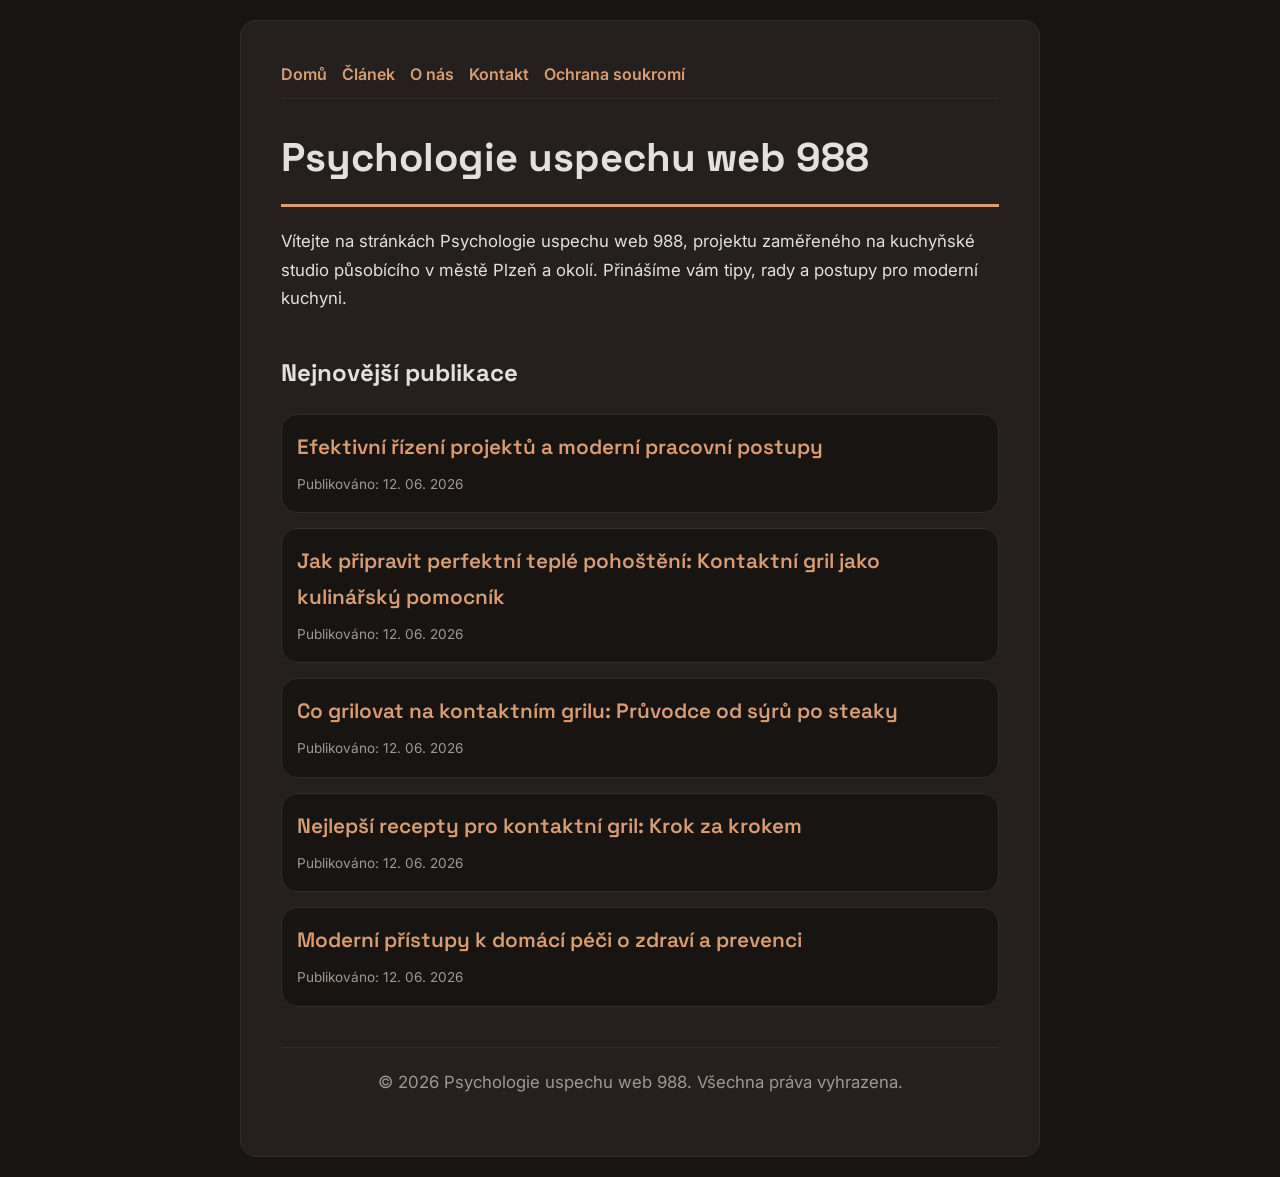
<file: index.html>
<!DOCTYPE html>
<html lang="cs">
<head>
    <meta charset="UTF-8">
    <meta name="viewport" content="width=device-width, initial-scale=1.0">
    <title>Psychologie uspechu web 988 | Kuchyňské studio - Plzeň</title>
    <meta name="description" content="Vítejte na stránkách Psychologie uspechu web 988, projektu zaměřeného na kuchyňské studio působícího v městě Plzeň a okolí. Přinášíme vám tipy, rady a postupy pro moderní kuchyni.">
    <meta name="geo.region" content="CZ" />
    <meta name="geo.placename" content="Plzeň" />
    <meta name="geo.position" content="49.7384;13.3736" />
    <meta name="ICBM" content="49.7384, 13.3736" />
    <link rel="stylesheet" href="style.css">
    <script type="application/ld+json">
{
  "@context": "https://schema.org",
  "@type": "LocalBusiness",
  "name": "Psychologie uspechu web 988",
  "url": "https://psychologie-uspechu-web-988.github.io",
  "telephone": "+420 377 555 321",
  "address": {
    "@type": "PostalAddress",
    "addressLocality": "Plzeň",
    "addressRegion": "Plzeňský",
    "postalCode": "301 00",
    "addressCountry": "CZ"
  },
  "geo": {
    "@type": "GeoCoordinates",
    "latitude": 49.7384,
    "longitude": 13.3736
  }
}
</script>
</head>
<body>
    
        <div class="container" style="max-width: 800px;">
            <nav style="display: flex; gap: 15px; margin-bottom: 25px; border-bottom: 1px solid var(--border-color); padding-bottom: 10px; overflow-x: auto; flex-wrap: wrap;">
            <a href="index.html">Domů</a>
            <a href="efektivni-rizeni-projektu-a-moderni-pracovni-postupy.html">Článek</a>
            <a href="about.html">O nás</a>
            <a href="contact.html">Kontakt</a>
            <a href="privacy.html">Ochrana soukromí</a>
        </nav>
            <h1>Psychologie uspechu web 988</h1>
            <p>Vítejte na stránkách Psychologie uspechu web 988, projektu zaměřeného na kuchyňské studio působícího v městě Plzeň a okolí. Přinášíme vám tipy, rady a postupy pro moderní kuchyni.</p>
            <h2 style="margin-top: 40px;">Nejnovější publikace</h2>
            <ul style="list-style-type: none; padding-left: 0;">
                <li style="background: var(--bg-color); padding: 15px; border-radius: var(--border-radius); border: 1px solid var(--border-color); margin-bottom: 15px;">
                <h3 style="margin-bottom: 5px; font-size: 1.3rem;"><a href="efektivni-rizeni-projektu-a-moderni-pracovni-postupy.html">Efektivní řízení projektů a moderní pracovní postupy</a></h3>
                <span style="font-size:0.85rem; color: var(--muted-text)">Publikováno: 12. 06. 2026</span>
            </li>
<li style="background: var(--bg-color); padding: 15px; border-radius: var(--border-radius); border: 1px solid var(--border-color); margin-bottom: 15px;">
                <h3 style="margin-bottom: 5px; font-size: 1.3rem;"><a href="jak-pripravit-perfektni-teple-pohosteni-kontaktni-gril-jako-kulinarsky-pomocnik.html">Jak připravit perfektní teplé pohoštění: Kontaktní gril jako kulinářský pomocník</a></h3>
                <span style="font-size:0.85rem; color: var(--muted-text)">Publikováno: 12. 06. 2026</span>
            </li>
<li style="background: var(--bg-color); padding: 15px; border-radius: var(--border-radius); border: 1px solid var(--border-color); margin-bottom: 15px;">
                <h3 style="margin-bottom: 5px; font-size: 1.3rem;"><a href="co-grilovat-na-kontaktnim-grilu-pruvodce-od-syru-po-steaky.html">Co grilovat na kontaktním grilu: Průvodce od sýrů po steaky</a></h3>
                <span style="font-size:0.85rem; color: var(--muted-text)">Publikováno: 12. 06. 2026</span>
            </li>
<li style="background: var(--bg-color); padding: 15px; border-radius: var(--border-radius); border: 1px solid var(--border-color); margin-bottom: 15px;">
                <h3 style="margin-bottom: 5px; font-size: 1.3rem;"><a href="nejlepsi-recepty-pro-kontaktni-gril-krok-za-krokem.html">Nejlepší recepty pro kontaktní gril: Krok za krokem</a></h3>
                <span style="font-size:0.85rem; color: var(--muted-text)">Publikováno: 12. 06. 2026</span>
            </li>
<li style="background: var(--bg-color); padding: 15px; border-radius: var(--border-radius); border: 1px solid var(--border-color); margin-bottom: 15px;">
                <h3 style="margin-bottom: 5px; font-size: 1.3rem;"><a href="moderni-pristupy-k-domaci-peci-o-zdravi-a-prevenci.html">Moderní přístupy k domácí péči o zdraví a prevenci</a></h3>
                <span style="font-size:0.85rem; color: var(--muted-text)">Publikováno: 12. 06. 2026</span>
            </li>

            </ul>
            <footer>
                <p>&copy; 2026 Psychologie uspechu web 988. Všechna práva vyhrazena.</p>
            </footer>
        </div>
        
</body>
</html>
</file>
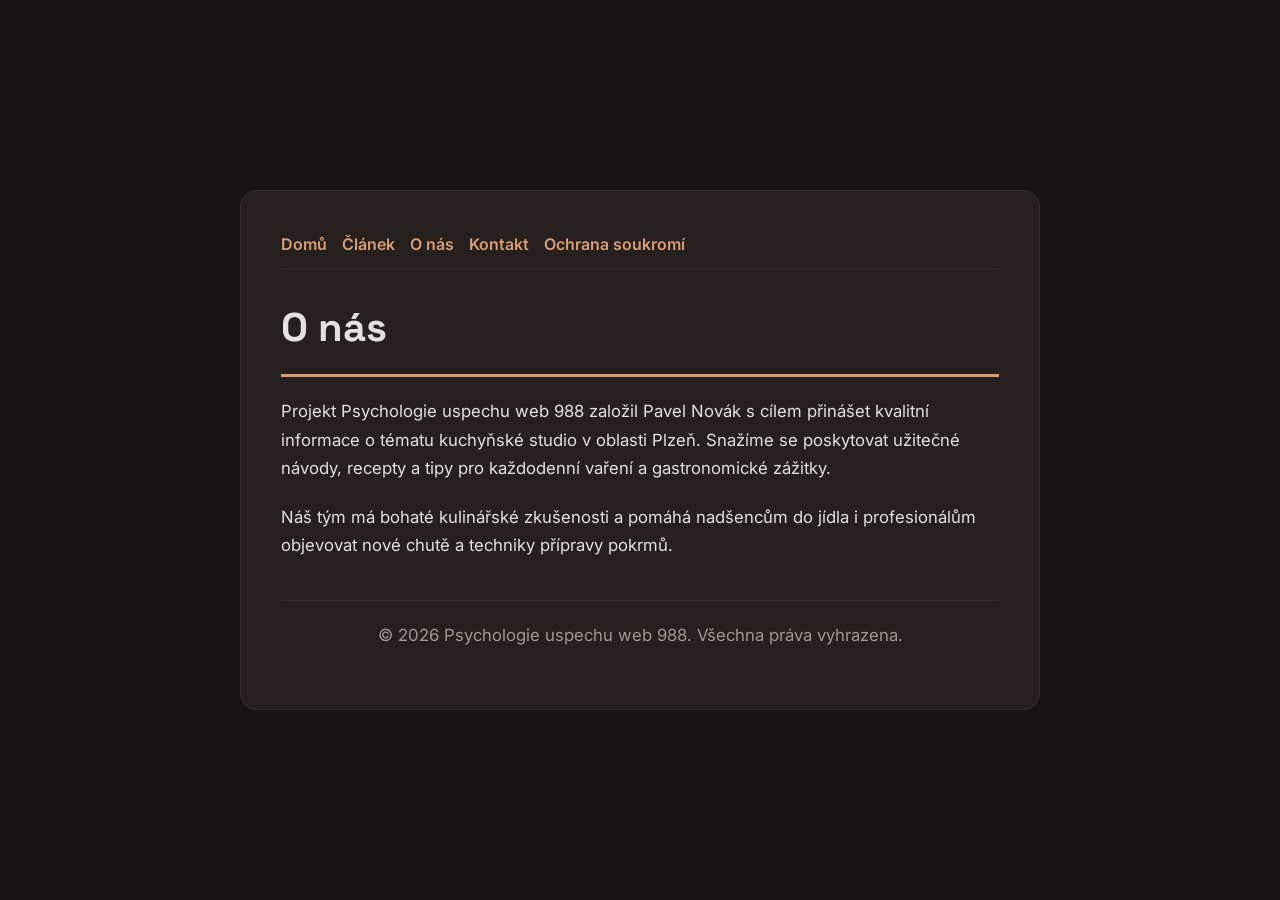
<file: about.html>
<!DOCTYPE html>
<html lang="cs">
<head>
    <meta charset="UTF-8">
    <meta name="viewport" content="width=device-width, initial-scale=1.0">
    <title>O nás | Psychologie uspechu web 988</title>
    <meta name="description" content="Projekt Psychologie uspechu web 988 založil Pavel Novák s cílem přinášet kvalitní informace o tématu kuchyňské studio v oblasti Plzeň. Snažíme se poskytovat užitečné návody, recepty a tipy pro každodenní vaření a gastronomické zážitky.">
    <meta name="geo.region" content="CZ" />
    <meta name="geo.placename" content="Plzeň" />
    <meta name="geo.position" content="49.7384;13.3736" />
    <meta name="ICBM" content="49.7384, 13.3736" />
    <link rel="stylesheet" href="style.css">
</head>
<body>
    
        <div class="container" style="max-width: 800px;">
            <nav style="display: flex; gap: 15px; margin-bottom: 25px; border-bottom: 1px solid var(--border-color); padding-bottom: 10px; overflow-x: auto; flex-wrap: wrap;">
            <a href="index.html">Domů</a>
            <a href="efektivni-rizeni-projektu-a-moderni-pracovni-postupy.html">Článek</a>
            <a href="about.html">O nás</a>
            <a href="contact.html">Kontakt</a>
            <a href="privacy.html">Ochrana soukromí</a>
        </nav>
            <h1>O nás</h1>
            <p>Projekt Psychologie uspechu web 988 založil Pavel Novák s cílem přinášet kvalitní informace o tématu kuchyňské studio v oblasti Plzeň. Snažíme se poskytovat užitečné návody, recepty a tipy pro každodenní vaření a gastronomické zážitky.</p>
            <p>Náš tým má bohaté kulinářské zkušenosti a pomáhá nadšencům do jídla i profesionálům objevovat nové chutě a techniky přípravy pokrmů.</p>
            <footer>
                <p>&copy; 2026 Psychologie uspechu web 988. Všechna práva vyhrazena.</p>
            </footer>
        </div>
        
</body>
</html>
</file>
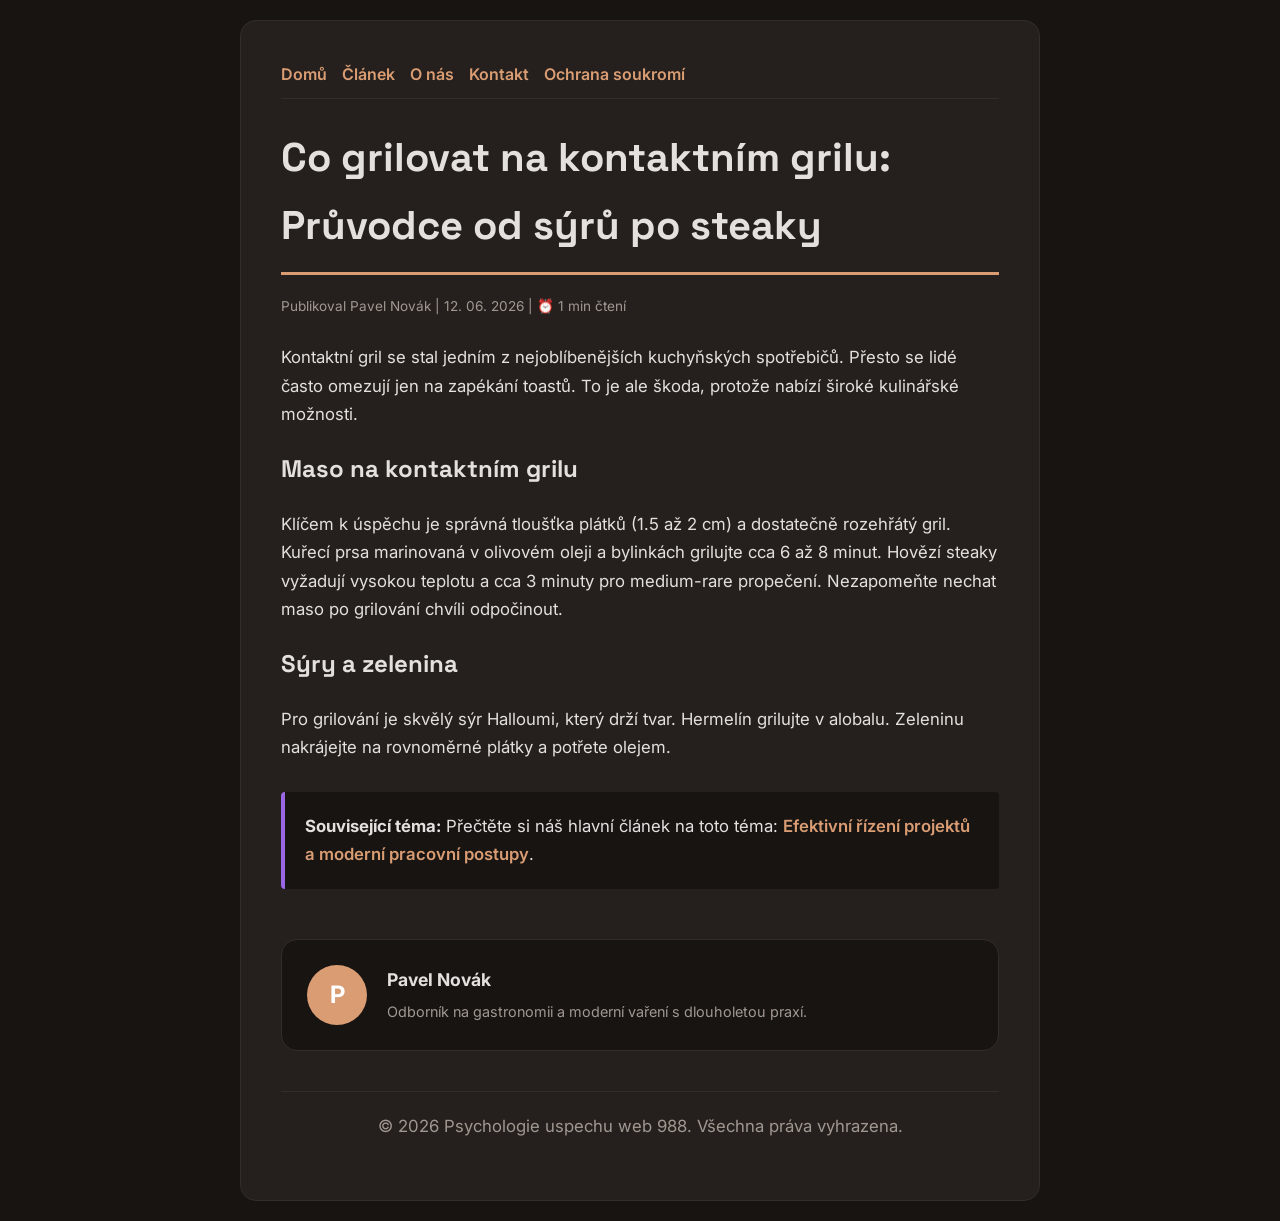
<file: co-grilovat-na-kontaktnim-grilu-pruvodce-od-syru-po-steaky.html>
<!DOCTYPE html>
<html lang="cs">
<head>
    <meta charset="UTF-8">
    <meta name="viewport" content="width=device-width, initial-scale=1.0">
    <title>Co grilovat na kontaktním grilu: Průvodce od sýrů po steaky - Psychologie uspechu web 988</title>
    <meta name="description" content="Co grilovat na kontaktním grilu: Průvodce od sýrů po steaky">
    <meta name="geo.region" content="CZ" />
    <meta name="geo.placename" content="Plzeň" />
    <meta name="geo.position" content="49.7384;13.3736" />
    <meta name="ICBM" content="49.7384, 13.3736" />
    <link rel="stylesheet" href="style.css">
</head>
<body>
    
            <div class="container" style="max-width: 800px;">
                <nav style="display: flex; gap: 15px; margin-bottom: 25px; border-bottom: 1px solid var(--border-color); padding-bottom: 10px; overflow-x: auto; flex-wrap: wrap;">
            <a href="index.html">Domů</a>
            <a href="efektivni-rizeni-projektu-a-moderni-pracovni-postupy.html">Článek</a>
            <a href="about.html">O nás</a>
            <a href="contact.html">Kontakt</a>
            <a href="privacy.html">Ochrana soukromí</a>
        </nav>
                <h1>Co grilovat na kontaktním grilu: Průvodce od sýrů po steaky</h1>
                <div style="font-size:0.85rem; color: var(--muted-text); margin-bottom: 25px;">
                    Publikoval Pavel Novák | 12. 06. 2026 | ⏰ 1 min čtení
                </div>
                <article style="margin-top: 20px;">
                    <p>Kontaktní gril se stal jedním z nejoblíbenějších kuchyňských spotřebičů. Přesto se lidé často omezují jen na zapékání toastů. To je ale škoda, protože nabízí široké kulinářské možnosti.</p>
<h2>Maso na kontaktním grilu</h2>
<p>Klíčem k úspěchu je správná tloušťka plátků (1.5 až 2 cm) a dostatečně rozehřátý gril. Kuřecí prsa marinovaná v olivovém oleji a bylinkách grilujte cca 6 až 8 minut. Hovězí steaky vyžadují vysokou teplotu a cca 3 minuty pro medium-rare propečení. Nezapomeňte nechat maso po grilování chvíli odpočinout.</p>
<h2>Sýry a zelenina</h2>
<p>Pro grilování je skvělý sýr Halloumi, který drží tvar. Hermelín grilujte v alobalu. Zeleninu nakrájejte na rovnoměrné plátky a potřete olejem.</p>
                    <div class="link-resource" style="margin-top: 30px; padding: 20px; border-left: 4px solid var(--accent-color); background: var(--bg-color); border-radius: 4px;"><p style="margin: 0;"><strong>Související téma:</strong> Přečtěte si náš hlavní článek na toto téma: <a href="efektivni-rizeni-projektu-a-moderni-pracovni-postupy.html">Efektivní řízení projektů a moderní pracovní postupy</a>.</p></div>
                </article>
                
            <div class="author-box" style="margin-top: 50px; padding: 25px; background: var(--bg-color); border: 1px solid var(--border-color); border-radius: var(--border-radius); display: flex; gap: 20px; align-items: center;">
                <div style="width: 60px; height: 60px; border-radius: 50%; background: var(--primary-color); display: flex; align-items: center; justify-content: center; color: white; font-weight: bold; font-size: 1.5rem;">P</div>
                <div>
                    <h4 style="margin-bottom: 5px; font-weight: bold; font-size: 1.1rem;">Pavel Novák</h4>
                    <p style="margin: 0; font-size: 0.9rem; color: var(--muted-text);">Odborník na gastronomii a moderní vaření s dlouholetou praxí.</p>
                </div>
            </div>
            
                <footer>
                    <p>&copy; 2026 Psychologie uspechu web 988. Všechna práva vyhrazena.</p>
                </footer>
            </div>
            
</body>
</html>
</file>
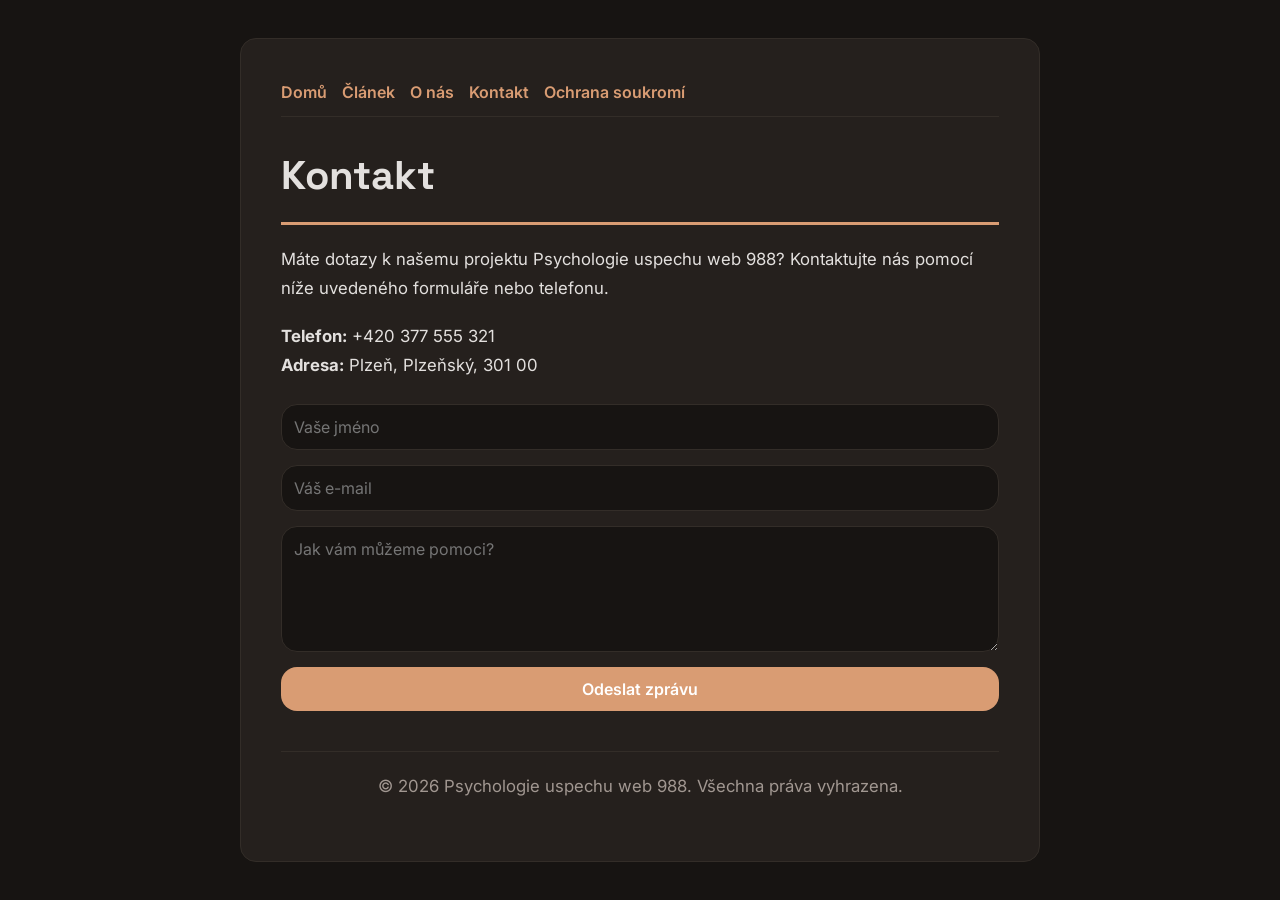
<file: contact.html>
<!DOCTYPE html>
<html lang="cs">
<head>
    <meta charset="UTF-8">
    <meta name="viewport" content="width=device-width, initial-scale=1.0">
    <title>Kontakt | Psychologie uspechu web 988</title>
    <meta name="description" content="Máte dotazy k našemu projektu Psychologie uspechu web 988? Kontaktujte nás pomocí níže uvedeného formuláře nebo telefonu.">
    <meta name="geo.region" content="CZ" />
    <meta name="geo.placename" content="Plzeň" />
    <meta name="geo.position" content="49.7384;13.3736" />
    <meta name="ICBM" content="49.7384, 13.3736" />
    <link rel="stylesheet" href="style.css">
</head>
<body>
    
        <div class="container" style="max-width: 800px;">
            <nav style="display: flex; gap: 15px; margin-bottom: 25px; border-bottom: 1px solid var(--border-color); padding-bottom: 10px; overflow-x: auto; flex-wrap: wrap;">
            <a href="index.html">Domů</a>
            <a href="efektivni-rizeni-projektu-a-moderni-pracovni-postupy.html">Článek</a>
            <a href="about.html">O nás</a>
            <a href="contact.html">Kontakt</a>
            <a href="privacy.html">Ochrana soukromí</a>
        </nav>
            <h1>Kontakt</h1>
            <p>Máte dotazy k našemu projektu Psychologie uspechu web 988? Kontaktujte nás pomocí níže uvedeného formuláře nebo telefonu.</p>
            <p><strong>Telefon:</strong> +420 377 555 321<br><strong>Adresa:</strong> Plzeň, Plzeňský, 301 00</p>
            <form action="https://formspree.io/f/placeholder" method="POST">
                <input type="text" name="name" placeholder="Vaše jméno" required>
                <input type="email" name="email" placeholder="Váš e-mail" required>
                <textarea name="message" placeholder="Jak vám můžeme pomoci?" rows="5" required></textarea>
                <button type="submit">Odeslat zprávu</button>
            </form>
            <footer>
                <p>&copy; 2026 Psychologie uspechu web 988. Všechna práva vyhrazena.</p>
            </footer>
        </div>
        
</body>
</html>
</file>
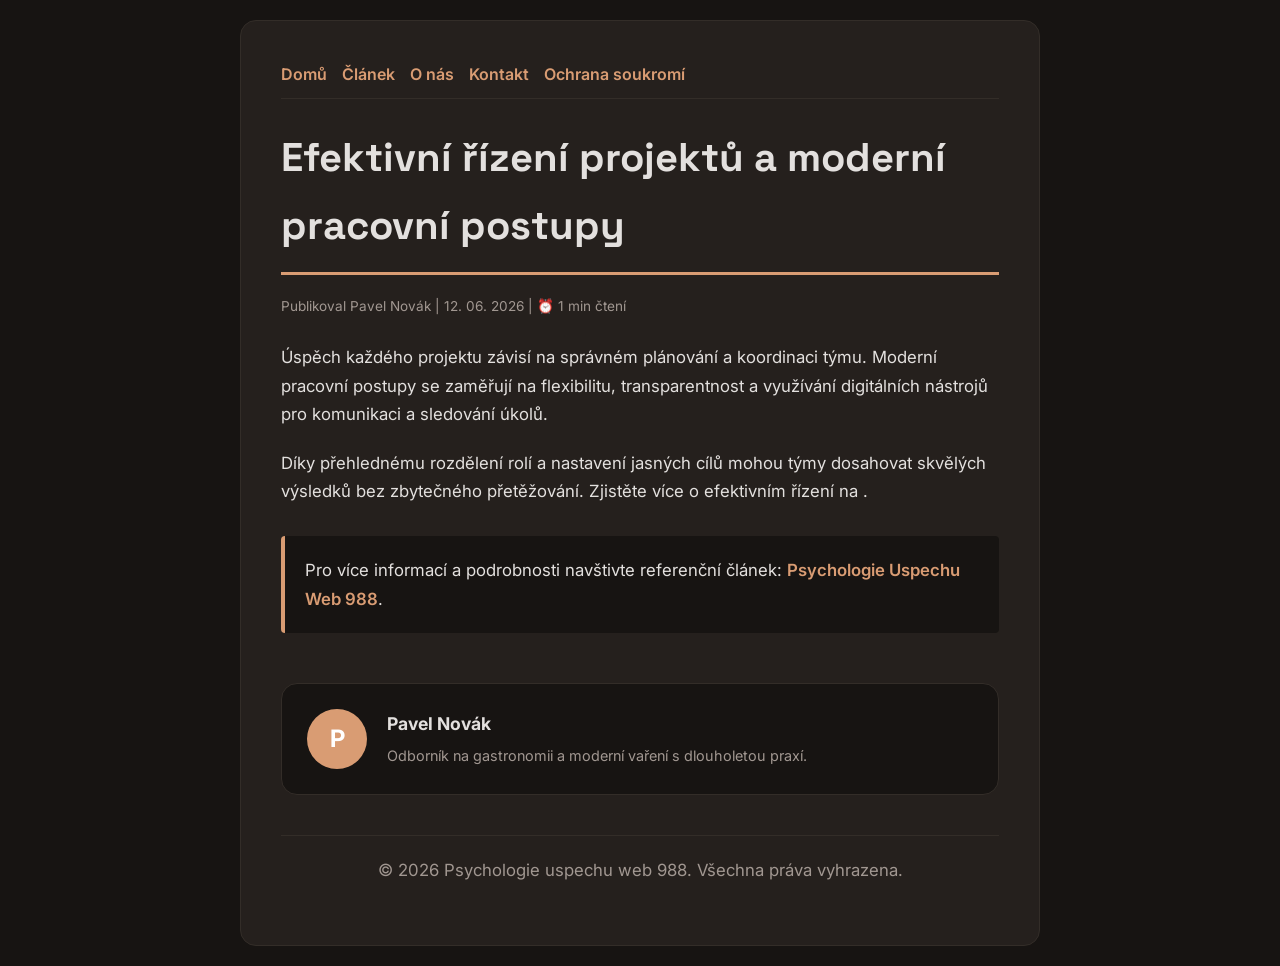
<file: efektivni-rizeni-projektu-a-moderni-pracovni-postupy.html>
<!DOCTYPE html>
<html lang="cs">
<head>
    <meta charset="UTF-8">
    <meta name="viewport" content="width=device-width, initial-scale=1.0">
    <title>Efektivní řízení projektů a moderní pracovní postupy - Psychologie uspechu web 988</title>
    <meta name="description" content="Efektivní řízení projektů a moderní pracovní postupy">
    <meta name="geo.region" content="CZ" />
    <meta name="geo.placename" content="Plzeň" />
    <meta name="geo.position" content="49.7384;13.3736" />
    <meta name="ICBM" content="49.7384, 13.3736" />
    <link rel="stylesheet" href="style.css">
</head>
<body>
    
            <div class="container" style="max-width: 800px;">
                <nav style="display: flex; gap: 15px; margin-bottom: 25px; border-bottom: 1px solid var(--border-color); padding-bottom: 10px; overflow-x: auto; flex-wrap: wrap;">
            <a href="index.html">Domů</a>
            <a href="efektivni-rizeni-projektu-a-moderni-pracovni-postupy.html">Článek</a>
            <a href="about.html">O nás</a>
            <a href="contact.html">Kontakt</a>
            <a href="privacy.html">Ochrana soukromí</a>
        </nav>
                <h1>Efektivní řízení projektů a moderní pracovní postupy</h1>
                <div style="font-size:0.85rem; color: var(--muted-text); margin-bottom: 25px;">
                    Publikoval Pavel Novák | 12. 06. 2026 | ⏰ 1 min čtení
                </div>
                <article style="margin-top: 20px;">
                    <p>Úspěch každého projektu závisí na správném plánování a koordinaci týmu. Moderní pracovní postupy se zaměřují na flexibilitu, transparentnost a využívání digitálních nástrojů pro komunikaci a sledování úkolů.</p>
<p>Díky přehlednému rozdělení rolí a nastavení jasných cílů mohou týmy dosahovat skvělých výsledků bez zbytečného přetěžování. Zjistěte více o efektivním řízení na .</p>
                    <div class="link-resource" style="margin-top: 30px; padding: 20px; border-left: 4px solid var(--primary-color); background: var(--bg-color); border-radius: 4px;"><p style="margin: 0;">Pro více informací a podrobnosti navštivte referenční článek: <strong><a href="https://profimysl.cz/blog/psychologie-uspechu/">Psychologie Uspechu Web 988</a></strong>.</p></div>
                </article>
                
            <div class="author-box" style="margin-top: 50px; padding: 25px; background: var(--bg-color); border: 1px solid var(--border-color); border-radius: var(--border-radius); display: flex; gap: 20px; align-items: center;">
                <div style="width: 60px; height: 60px; border-radius: 50%; background: var(--primary-color); display: flex; align-items: center; justify-content: center; color: white; font-weight: bold; font-size: 1.5rem;">P</div>
                <div>
                    <h4 style="margin-bottom: 5px; font-weight: bold; font-size: 1.1rem;">Pavel Novák</h4>
                    <p style="margin: 0; font-size: 0.9rem; color: var(--muted-text);">Odborník na gastronomii a moderní vaření s dlouholetou praxí.</p>
                </div>
            </div>
            
                <footer>
                    <p>&copy; 2026 Psychologie uspechu web 988. Všechna práva vyhrazena.</p>
                </footer>
            </div>
            
</body>
</html>
</file>
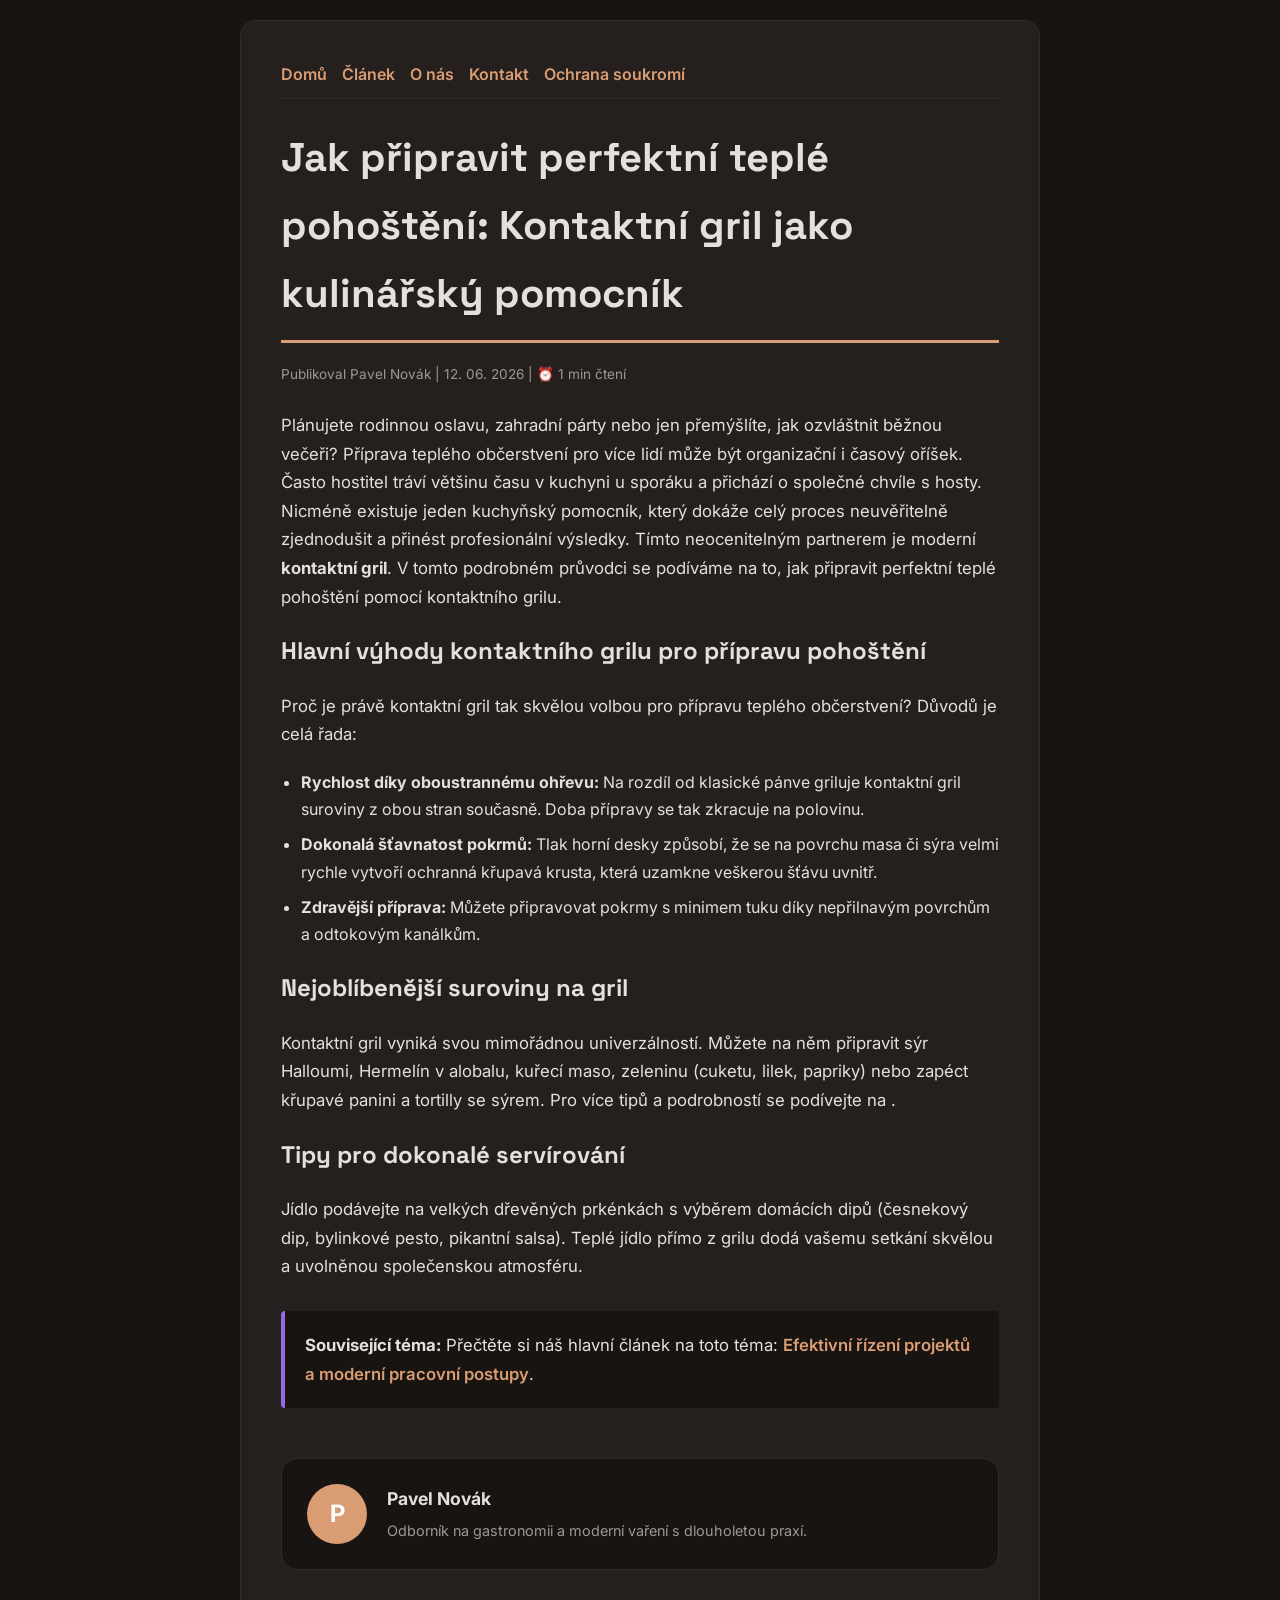
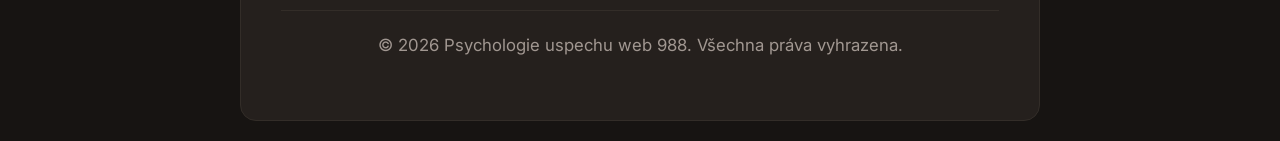
<file: jak-pripravit-perfektni-teple-pohosteni-kontaktni-gril-jako-kulinarsky-pomocnik.html>
<!DOCTYPE html>
<html lang="cs">
<head>
    <meta charset="UTF-8">
    <meta name="viewport" content="width=device-width, initial-scale=1.0">
    <title>Jak připravit perfektní teplé pohoštění: Kontaktní gril jako kulinářský pomocník - Psychologie uspechu web 988</title>
    <meta name="description" content="Jak připravit perfektní teplé pohoštění: Kontaktní gril jako kulinářský pomocník">
    <meta name="geo.region" content="CZ" />
    <meta name="geo.placename" content="Plzeň" />
    <meta name="geo.position" content="49.7384;13.3736" />
    <meta name="ICBM" content="49.7384, 13.3736" />
    <link rel="stylesheet" href="style.css">
</head>
<body>
    
            <div class="container" style="max-width: 800px;">
                <nav style="display: flex; gap: 15px; margin-bottom: 25px; border-bottom: 1px solid var(--border-color); padding-bottom: 10px; overflow-x: auto; flex-wrap: wrap;">
            <a href="index.html">Domů</a>
            <a href="efektivni-rizeni-projektu-a-moderni-pracovni-postupy.html">Článek</a>
            <a href="about.html">O nás</a>
            <a href="contact.html">Kontakt</a>
            <a href="privacy.html">Ochrana soukromí</a>
        </nav>
                <h1>Jak připravit perfektní teplé pohoštění: Kontaktní gril jako kulinářský pomocník</h1>
                <div style="font-size:0.85rem; color: var(--muted-text); margin-bottom: 25px;">
                    Publikoval Pavel Novák | 12. 06. 2026 | ⏰ 1 min čtení
                </div>
                <article style="margin-top: 20px;">
                    <p>Plánujete rodinnou oslavu, zahradní párty nebo jen přemýšlíte, jak ozvláštnit běžnou večeři? Příprava teplého občerstvení pro více lidí může být organizační i časový oříšek. Často hostitel tráví většinu času v kuchyni u sporáku a přichází o společné chvíle s hosty. Nicméně existuje jeden kuchyňský pomocník, který dokáže celý proces neuvěřitelně zjednodušit a přinést profesionální výsledky. Tímto neocenitelným partnerem je moderní <strong>kontaktní gril</strong>. V tomto podrobném průvodci se podíváme na to, jak připravit perfektní teplé pohoštění pomocí kontaktního grilu.</p>
<h2>Hlavní výhody kontaktního grilu pro přípravu pohoštění</h2>
<p>Proč je právě kontaktní gril tak skvělou volbou pro přípravu teplého občerstvení? Důvodů je celá řada:</p>
<ul>
    <li><strong>Rychlost díky oboustrannému ohřevu:</strong> Na rozdíl od klasické pánve griluje kontaktní gril suroviny z obou stran současně. Doba přípravy se tak zkracuje na polovinu.</li>
    <li><strong>Dokonalá šťavnatost pokrmů:</strong> Tlak horní desky způsobí, že se na povrchu masa či sýra velmi rychle vytvoří ochranná křupavá krusta, která uzamkne veškerou šťávu uvnitř.</li>
    <li><strong>Zdravější příprava:</strong> Můžete připravovat pokrmy s minimem tuku díky nepřilnavým povrchům a odtokovým kanálkům.</li>
</ul>
<h2>Nejoblíbenější suroviny na gril</h2>
<p>Kontaktní gril vyniká svou mimořádnou univerzálností. Můžete na něm připravit sýr Halloumi, Hermelín v alobalu, kuřecí maso, zeleninu (cuketu, lilek, papriky) nebo zapéct křupavé panini a tortilly se sýrem. Pro více tipů a podrobností se podívejte na .</p>
<h2>Tipy pro dokonalé servírování</h2>
<p>Jídlo podávejte na velkých dřevěných prkénkách s výběrem domácích dipů (česnekový dip, bylinkové pesto, pikantní salsa). Teplé jídlo přímo z grilu dodá vašemu setkání skvělou a uvolněnou společenskou atmosféru.</p>
                    <div class="link-resource" style="margin-top: 30px; padding: 20px; border-left: 4px solid var(--accent-color); background: var(--bg-color); border-radius: 4px;"><p style="margin: 0;"><strong>Související téma:</strong> Přečtěte si náš hlavní článek na toto téma: <a href="efektivni-rizeni-projektu-a-moderni-pracovni-postupy.html">Efektivní řízení projektů a moderní pracovní postupy</a>.</p></div>
                </article>
                
            <div class="author-box" style="margin-top: 50px; padding: 25px; background: var(--bg-color); border: 1px solid var(--border-color); border-radius: var(--border-radius); display: flex; gap: 20px; align-items: center;">
                <div style="width: 60px; height: 60px; border-radius: 50%; background: var(--primary-color); display: flex; align-items: center; justify-content: center; color: white; font-weight: bold; font-size: 1.5rem;">P</div>
                <div>
                    <h4 style="margin-bottom: 5px; font-weight: bold; font-size: 1.1rem;">Pavel Novák</h4>
                    <p style="margin: 0; font-size: 0.9rem; color: var(--muted-text);">Odborník na gastronomii a moderní vaření s dlouholetou praxí.</p>
                </div>
            </div>
            
                <footer>
                    <p>&copy; 2026 Psychologie uspechu web 988. Všechna práva vyhrazena.</p>
                </footer>
            </div>
            
</body>
</html>
</file>
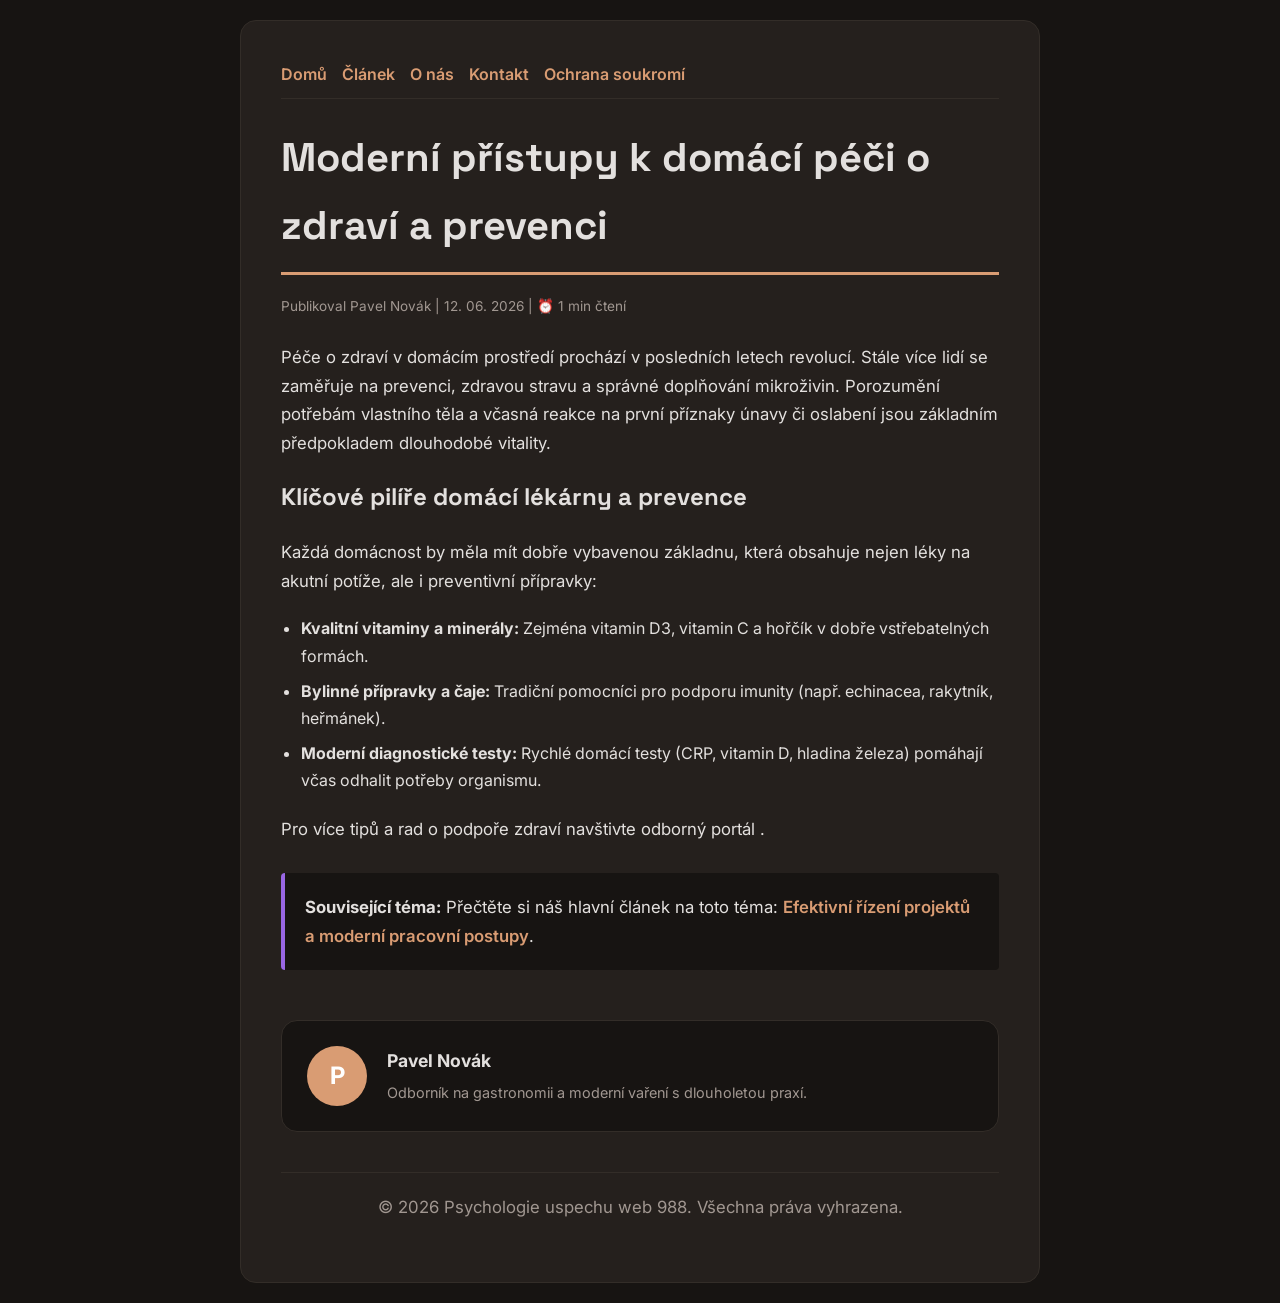
<file: moderni-pristupy-k-domaci-peci-o-zdravi-a-prevenci.html>
<!DOCTYPE html>
<html lang="cs">
<head>
    <meta charset="UTF-8">
    <meta name="viewport" content="width=device-width, initial-scale=1.0">
    <title>Moderní přístupy k domácí péči o zdraví a prevenci - Psychologie uspechu web 988</title>
    <meta name="description" content="Moderní přístupy k domácí péči o zdraví a prevenci">
    <meta name="geo.region" content="CZ" />
    <meta name="geo.placename" content="Plzeň" />
    <meta name="geo.position" content="49.7384;13.3736" />
    <meta name="ICBM" content="49.7384, 13.3736" />
    <link rel="stylesheet" href="style.css">
</head>
<body>
    
            <div class="container" style="max-width: 800px;">
                <nav style="display: flex; gap: 15px; margin-bottom: 25px; border-bottom: 1px solid var(--border-color); padding-bottom: 10px; overflow-x: auto; flex-wrap: wrap;">
            <a href="index.html">Domů</a>
            <a href="efektivni-rizeni-projektu-a-moderni-pracovni-postupy.html">Článek</a>
            <a href="about.html">O nás</a>
            <a href="contact.html">Kontakt</a>
            <a href="privacy.html">Ochrana soukromí</a>
        </nav>
                <h1>Moderní přístupy k domácí péči o zdraví a prevenci</h1>
                <div style="font-size:0.85rem; color: var(--muted-text); margin-bottom: 25px;">
                    Publikoval Pavel Novák | 12. 06. 2026 | ⏰ 1 min čtení
                </div>
                <article style="margin-top: 20px;">
                    <p>Péče o zdraví v domácím prostředí prochází v posledních letech revolucí. Stále více lidí se zaměřuje na prevenci, zdravou stravu a správné doplňování mikroživin. Porozumění potřebám vlastního těla a včasná reakce na první příznaky únavy či oslabení jsou základním předpokladem dlouhodobé vitality.</p>
<h2>Klíčové pilíře domácí lékárny a prevence</h2>
<p>Každá domácnost by měla mít dobře vybavenou základnu, která obsahuje nejen léky na akutní potíže, ale i preventivní přípravky:</p>
<ul>
    <li><strong>Kvalitní vitaminy a minerály:</strong> Zejména vitamin D3, vitamin C a hořčík v dobře vstřebatelných formách.</li>
    <li><strong>Bylinné přípravky a čaje:</strong> Tradiční pomocníci pro podporu imunity (např. echinacea, rakytník, heřmánek).</li>
    <li><strong>Moderní diagnostické testy:</strong> Rychlé domácí testy (CRP, vitamin D, hladina železa) pomáhají včas odhalit potřeby organismu.</li>
</ul>
<p>Pro více tipů a rad o podpoře zdraví navštivte odborný portál .</p>
                    <div class="link-resource" style="margin-top: 30px; padding: 20px; border-left: 4px solid var(--accent-color); background: var(--bg-color); border-radius: 4px;"><p style="margin: 0;"><strong>Související téma:</strong> Přečtěte si náš hlavní článek na toto téma: <a href="efektivni-rizeni-projektu-a-moderni-pracovni-postupy.html">Efektivní řízení projektů a moderní pracovní postupy</a>.</p></div>
                </article>
                
            <div class="author-box" style="margin-top: 50px; padding: 25px; background: var(--bg-color); border: 1px solid var(--border-color); border-radius: var(--border-radius); display: flex; gap: 20px; align-items: center;">
                <div style="width: 60px; height: 60px; border-radius: 50%; background: var(--primary-color); display: flex; align-items: center; justify-content: center; color: white; font-weight: bold; font-size: 1.5rem;">P</div>
                <div>
                    <h4 style="margin-bottom: 5px; font-weight: bold; font-size: 1.1rem;">Pavel Novák</h4>
                    <p style="margin: 0; font-size: 0.9rem; color: var(--muted-text);">Odborník na gastronomii a moderní vaření s dlouholetou praxí.</p>
                </div>
            </div>
            
                <footer>
                    <p>&copy; 2026 Psychologie uspechu web 988. Všechna práva vyhrazena.</p>
                </footer>
            </div>
            
</body>
</html>
</file>
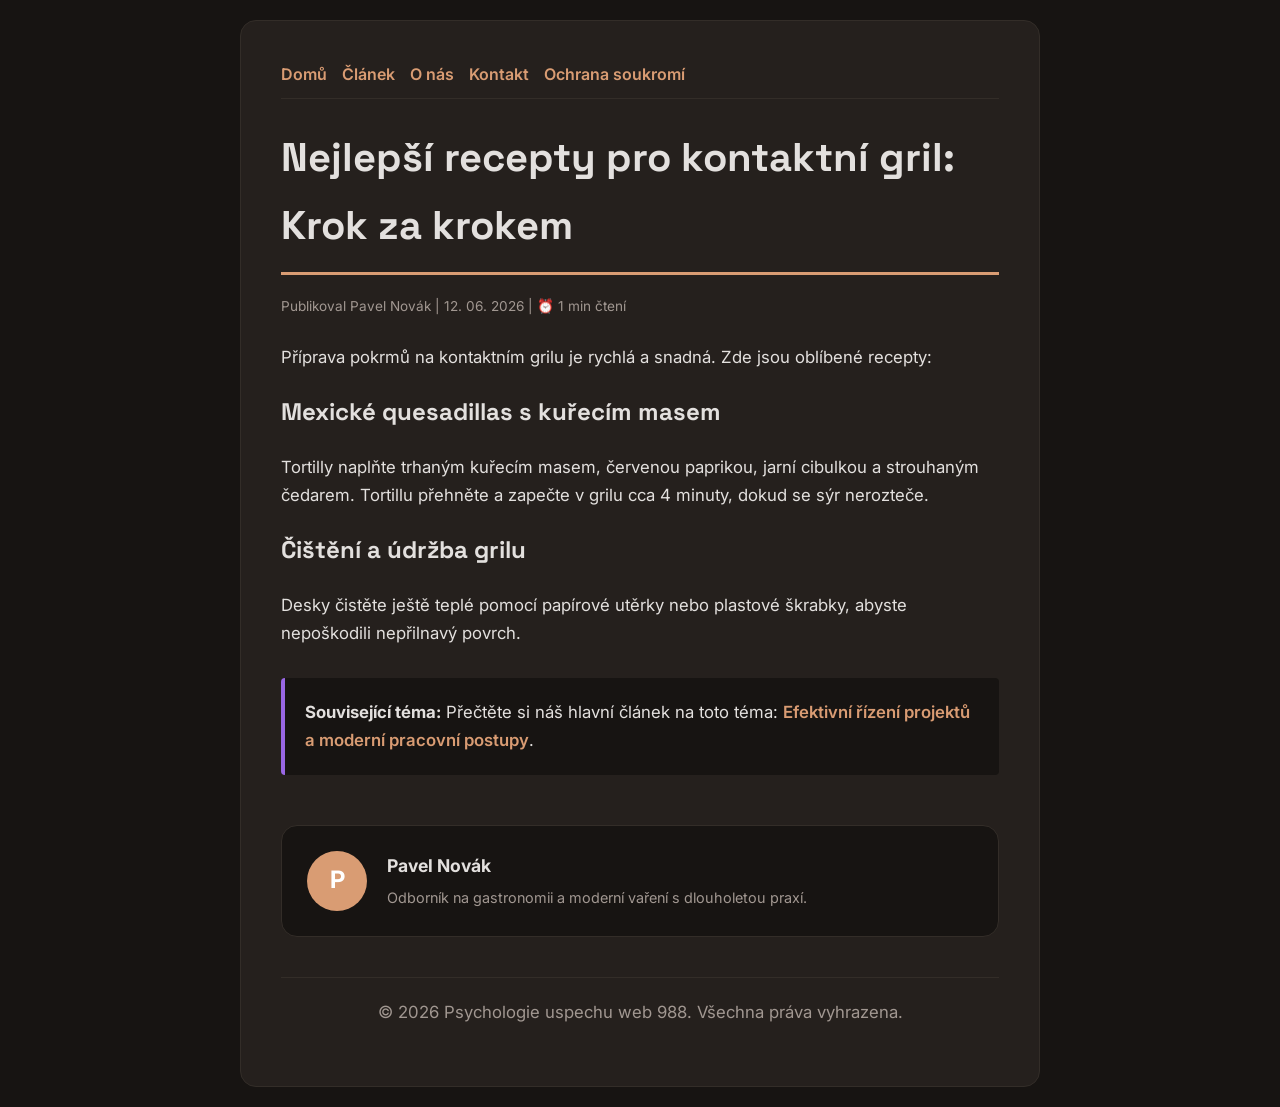
<file: nejlepsi-recepty-pro-kontaktni-gril-krok-za-krokem.html>
<!DOCTYPE html>
<html lang="cs">
<head>
    <meta charset="UTF-8">
    <meta name="viewport" content="width=device-width, initial-scale=1.0">
    <title>Nejlepší recepty pro kontaktní gril: Krok za krokem - Psychologie uspechu web 988</title>
    <meta name="description" content="Nejlepší recepty pro kontaktní gril: Krok za krokem">
    <meta name="geo.region" content="CZ" />
    <meta name="geo.placename" content="Plzeň" />
    <meta name="geo.position" content="49.7384;13.3736" />
    <meta name="ICBM" content="49.7384, 13.3736" />
    <link rel="stylesheet" href="style.css">
</head>
<body>
    
            <div class="container" style="max-width: 800px;">
                <nav style="display: flex; gap: 15px; margin-bottom: 25px; border-bottom: 1px solid var(--border-color); padding-bottom: 10px; overflow-x: auto; flex-wrap: wrap;">
            <a href="index.html">Domů</a>
            <a href="efektivni-rizeni-projektu-a-moderni-pracovni-postupy.html">Článek</a>
            <a href="about.html">O nás</a>
            <a href="contact.html">Kontakt</a>
            <a href="privacy.html">Ochrana soukromí</a>
        </nav>
                <h1>Nejlepší recepty pro kontaktní gril: Krok za krokem</h1>
                <div style="font-size:0.85rem; color: var(--muted-text); margin-bottom: 25px;">
                    Publikoval Pavel Novák | 12. 06. 2026 | ⏰ 1 min čtení
                </div>
                <article style="margin-top: 20px;">
                    <p>Příprava pokrmů na kontaktním grilu je rychlá a snadná. Zde jsou oblíbené recepty:</p>
<h2>Mexické quesadillas s kuřecím masem</h2>
<p>Tortilly naplňte trhaným kuřecím masem, červenou paprikou, jarní cibulkou a strouhaným čedarem. Tortillu přehněte a zapečte v grilu cca 4 minuty, dokud se sýr nerozteče.</p>
<h2>Čištění a údržba grilu</h2>
<p>Desky čistěte ještě teplé pomocí papírové utěrky nebo plastové škrabky, abyste nepoškodili nepřilnavý povrch.</p>
                    <div class="link-resource" style="margin-top: 30px; padding: 20px; border-left: 4px solid var(--accent-color); background: var(--bg-color); border-radius: 4px;"><p style="margin: 0;"><strong>Související téma:</strong> Přečtěte si náš hlavní článek na toto téma: <a href="efektivni-rizeni-projektu-a-moderni-pracovni-postupy.html">Efektivní řízení projektů a moderní pracovní postupy</a>.</p></div>
                </article>
                
            <div class="author-box" style="margin-top: 50px; padding: 25px; background: var(--bg-color); border: 1px solid var(--border-color); border-radius: var(--border-radius); display: flex; gap: 20px; align-items: center;">
                <div style="width: 60px; height: 60px; border-radius: 50%; background: var(--primary-color); display: flex; align-items: center; justify-content: center; color: white; font-weight: bold; font-size: 1.5rem;">P</div>
                <div>
                    <h4 style="margin-bottom: 5px; font-weight: bold; font-size: 1.1rem;">Pavel Novák</h4>
                    <p style="margin: 0; font-size: 0.9rem; color: var(--muted-text);">Odborník na gastronomii a moderní vaření s dlouholetou praxí.</p>
                </div>
            </div>
            
                <footer>
                    <p>&copy; 2026 Psychologie uspechu web 988. Všechna práva vyhrazena.</p>
                </footer>
            </div>
            
</body>
</html>
</file>
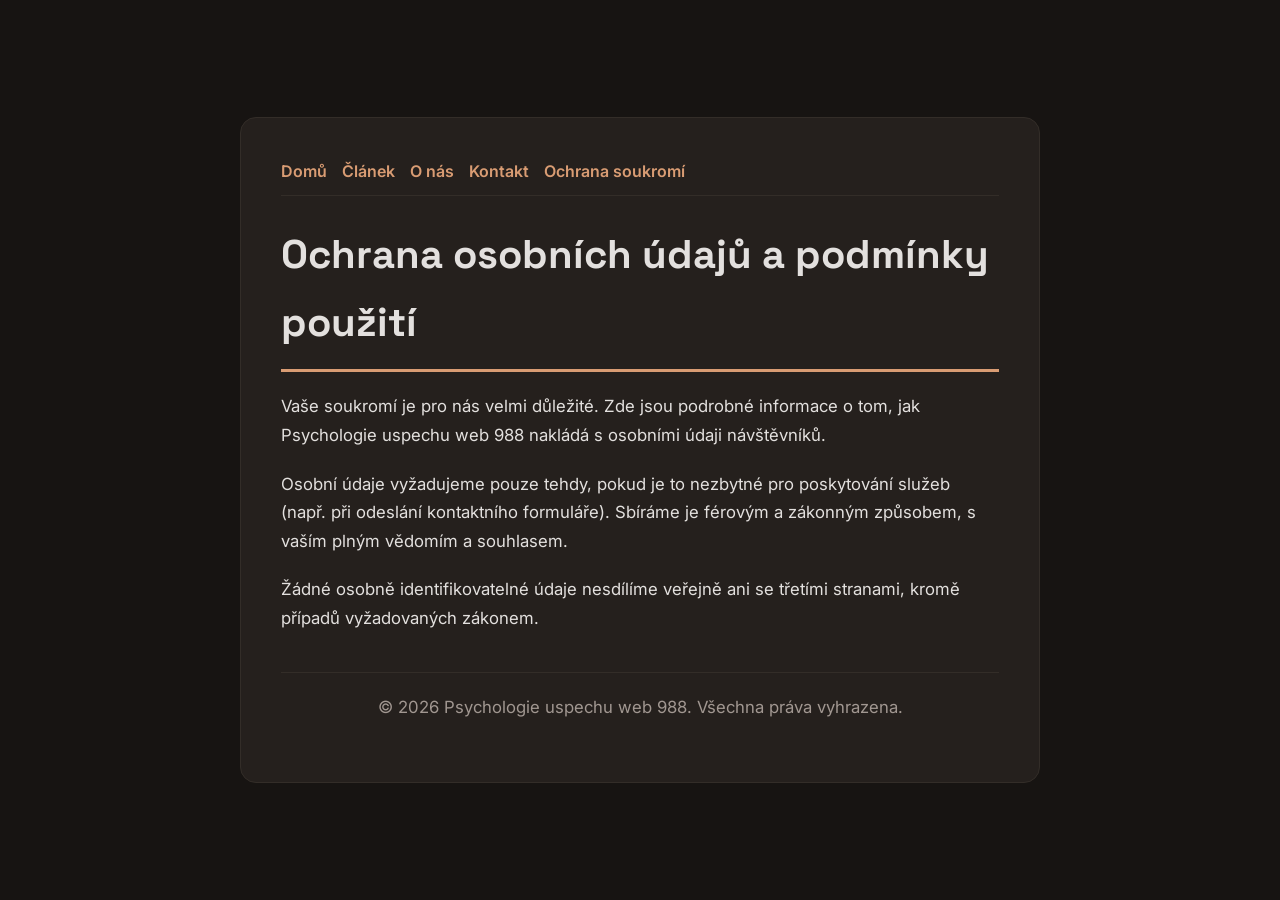
<file: privacy.html>
<!DOCTYPE html>
<html lang="cs">
<head>
    <meta charset="UTF-8">
    <meta name="viewport" content="width=device-width, initial-scale=1.0">
    <title>Ochrana osobních údajů a podmínky použití - Psychologie uspechu web 988</title>
    <meta name="description" content="Vaše soukromí je pro nás velmi důležité. Zde jsou podrobné informace o tom, jak Psychologie uspechu web 988 nakládá s osobními údaji návštěvníků.">
    <meta name="geo.region" content="CZ" />
    <meta name="geo.placename" content="Plzeň" />
    <meta name="geo.position" content="49.7384;13.3736" />
    <meta name="ICBM" content="49.7384, 13.3736" />
    <link rel="stylesheet" href="style.css">
</head>
<body>
    
        <div class="container" style="max-width: 800px;">
            <nav style="display: flex; gap: 15px; margin-bottom: 25px; border-bottom: 1px solid var(--border-color); padding-bottom: 10px; overflow-x: auto; flex-wrap: wrap;">
            <a href="index.html">Domů</a>
            <a href="efektivni-rizeni-projektu-a-moderni-pracovni-postupy.html">Článek</a>
            <a href="about.html">O nás</a>
            <a href="contact.html">Kontakt</a>
            <a href="privacy.html">Ochrana soukromí</a>
        </nav>
            <h1>Ochrana osobních údajů a podmínky použití</h1>
            <p>Vaše soukromí je pro nás velmi důležité. Zde jsou podrobné informace o tom, jak Psychologie uspechu web 988 nakládá s osobními údaji návštěvníků.</p>
            <p>Osobní údaje vyžadujeme pouze tehdy, pokud je to nezbytné pro poskytování služeb (např. při odeslání kontaktního formuláře). Sbíráme je férovým a zákonným způsobem, s vaším plným vědomím a souhlasem.</p>
            <p>Žádné osobně identifikovatelné údaje nesdílíme veřejně ani se třetími stranami, kromě případů vyžadovaných zákonem.</p>
            <footer>
                <p>&copy; 2026 Psychologie uspechu web 988. Všechna práva vyhrazena.</p>
            </footer>
        </div>
        
</body>
</html>
</file>
<file: style.css>
@import url('https://fonts.googleapis.com/css2?family=Space+Grotesk:wght@700&family=Inter:wght@400;600&display=swap');

:root {
    --bg-color: hsl(24, 12%, 8%);
    --card-bg: hsl(24, 12%, 13%);
    --text-color: hsl(24, 8%, 88%);
    --muted-text: hsl(24, 8%, 60%);
    --primary-color: hsl(24, 57%, 65%);
    --accent-color: hsl(264, 70%, 65%);
    --border-color: hsl(24, 12%, 18%);
    --border-radius: 16px;
    --shadow: none;
    --font-headline: 'Space Grotesk', sans-serif;
    --font-body: 'Inter', sans-serif;
}

* {
    box-sizing: border-box;
    margin: 0;
    padding: 0;
}

body {
    background-color: var(--bg-color);
    color: var(--text-color);
    font-family: var(--font-body);
    line-height: 1.7;
    padding: 20px;
    display: flex;
    justify-content: center;
    min-height: 100vh;
}

a {
    color: var(--primary-color);
    text-decoration: none;
    font-weight: 600;
    transition: color 0.2s ease;
}

a:hover {
    color: var(--accent-color);
    text-decoration: underline;
}

.container {
    width: 100%;
    max-width: 900px;
    background: var(--card-bg);
    border: 1px solid var(--border-color);
    border-radius: var(--border-radius);
    padding: 40px;
    box-shadow: var(--shadow);
    margin: auto;
}

h1, h2, h3 {
    font-family: var(--font-headline);
    margin-bottom: 20px;
    color: var(--text-color);
}

h1 {
    font-size: 2.5rem;
    border-bottom: 3px solid var(--primary-color);
    padding-bottom: 12px;
}

p {
    margin-bottom: 20px;
    font-size: 1.05rem;
}

ul {
    margin-bottom: 20px;
    padding-left: 20px;
}

li {
    margin-bottom: 8px;
}

form {
    display: flex;
    flex-direction: column;
    gap: 15px;
    margin-top: 25px;
}

input, textarea, button {
    padding: 12px;
    border: 1px solid var(--border-color);
    border-radius: var(--border-radius);
    font-family: var(--font-body);
    font-size: 1rem;
    background: var(--bg-color);
    color: var(--text-color);
}

button {
    background: var(--primary-color);
    color: white;
    font-weight: 600;
    border: none;
    cursor: pointer;
    transition: background 0.2s ease;
}

button:hover {
    background: var(--accent-color);
}

footer {
    margin-top: 40px;
    border-top: 1px solid var(--border-color);
    padding-top: 20px;
    font-size: 0.9rem;
    color: var(--muted-text);
    text-align: center;
}
</file>
